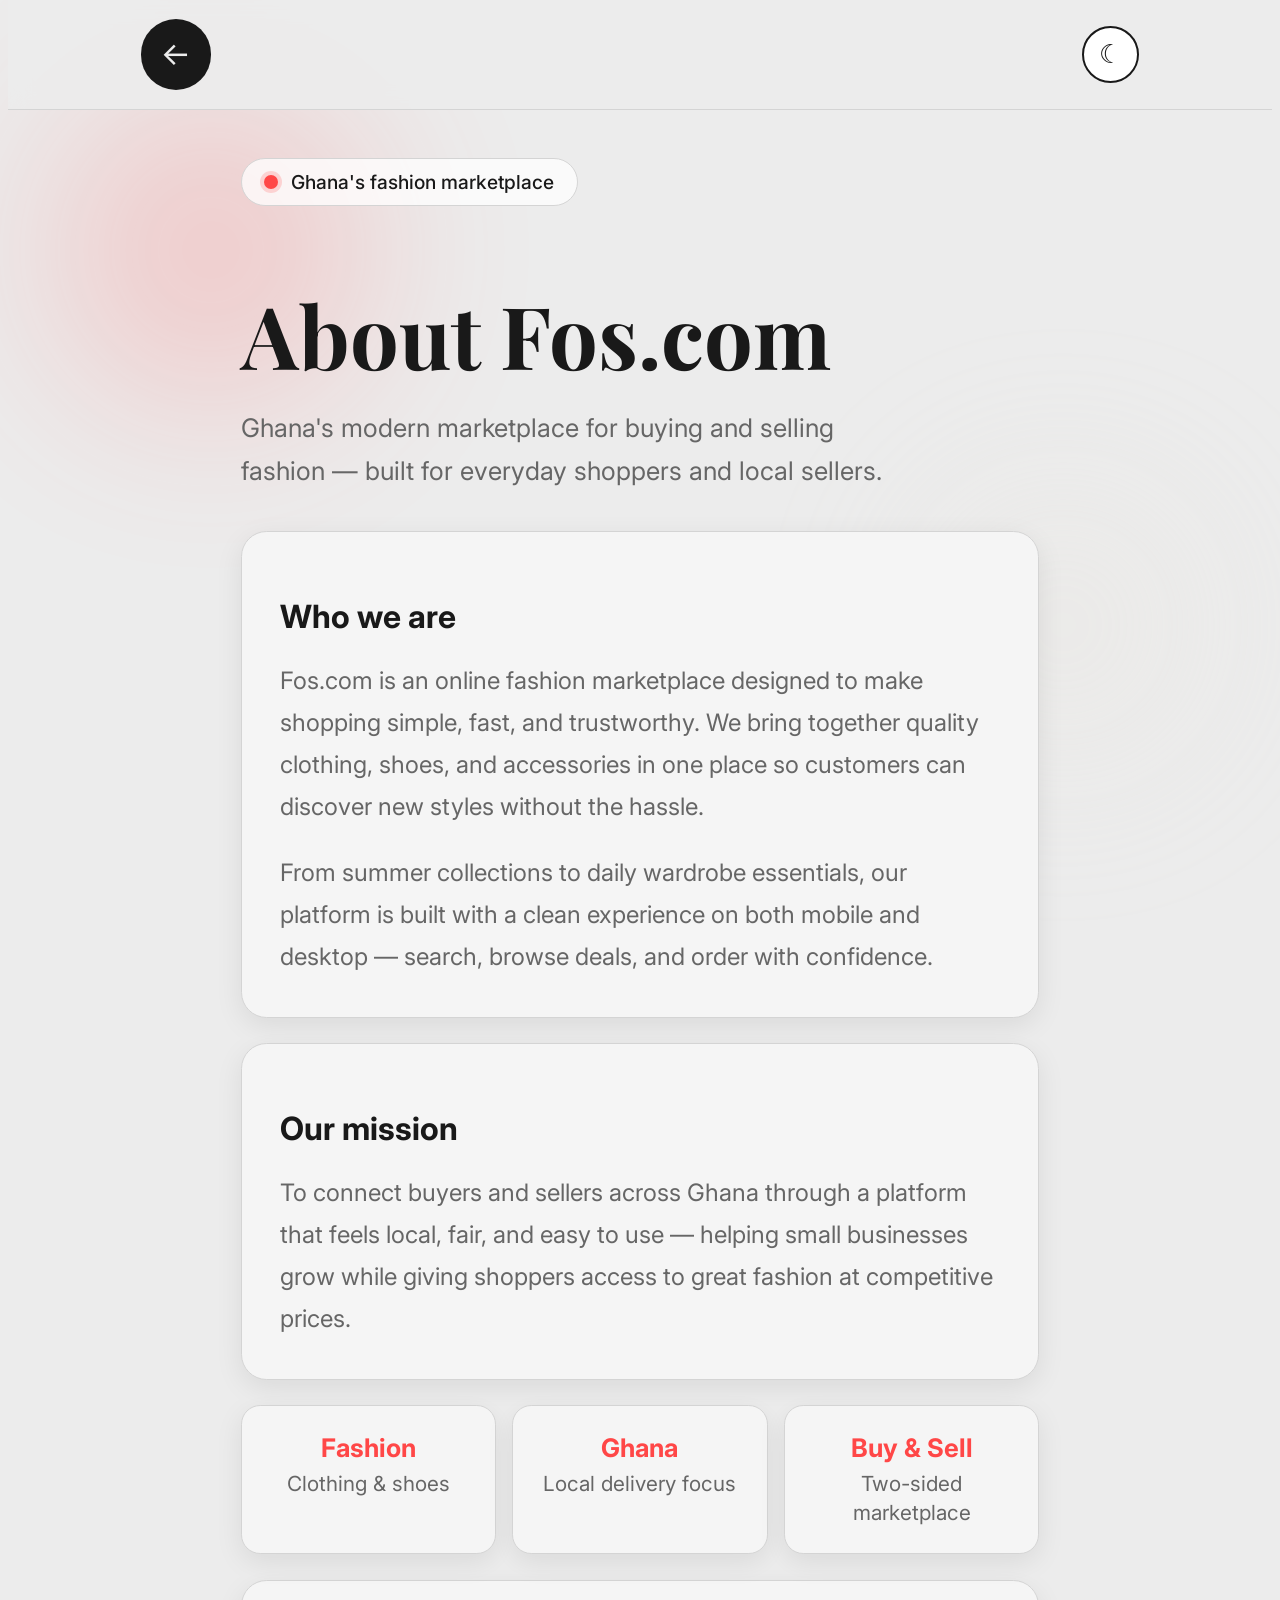
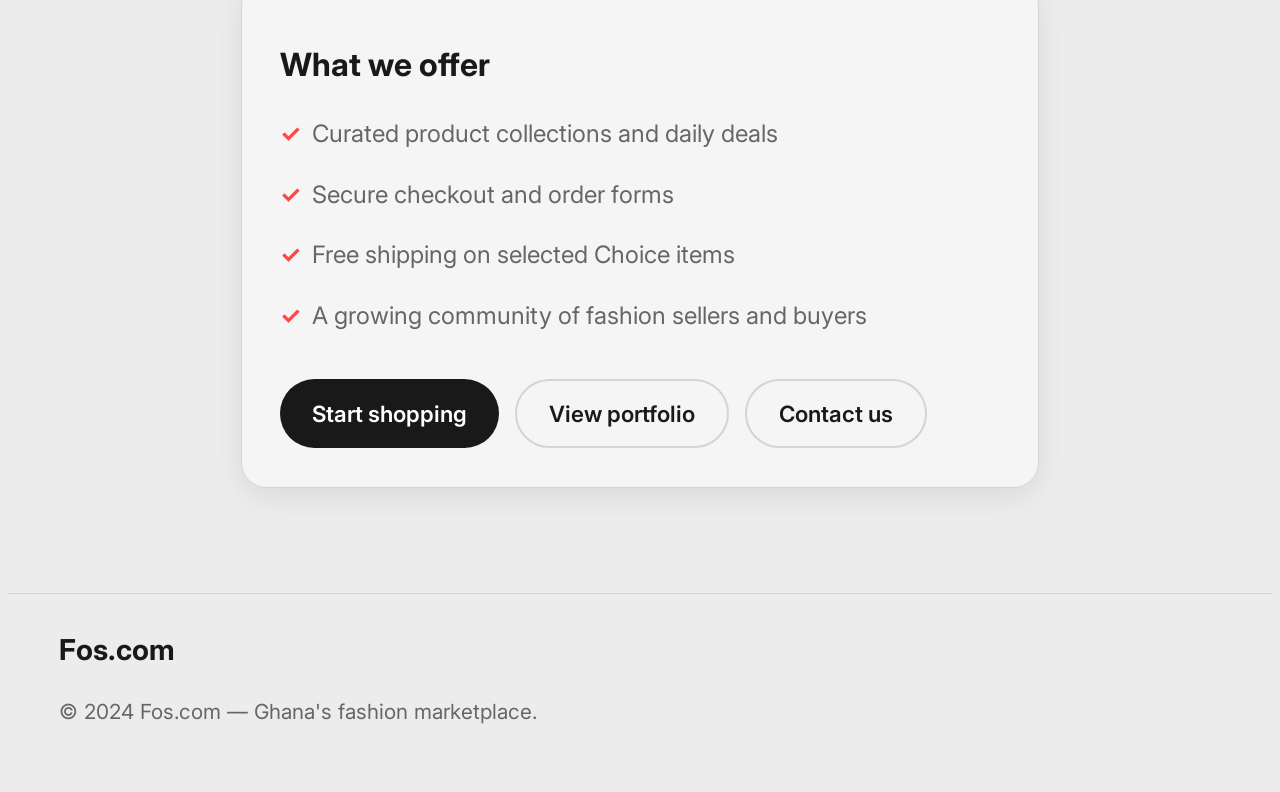
<file: About.html>
<!DOCTYPE html>
<html lang="en">
<head>
	<meta charset="UTF-8">
	<meta name="viewport" content="width=device-width, initial-scale=1.0">
	<title>About — Fos.com</title>
	<link rel="stylesheet" href="site-shared.css">
	<link rel="stylesheet" href="about.css">
	<link rel="stylesheet" href="translate.css">
</head>
<body class="about-page">
	<div class="about-glow about-glow--accent" aria-hidden="true"></div>
	<div class="about-glow about-glow--soft" aria-hidden="true"></div>

	<div class="about-header-bar">
		<header class="about-header">
			<a href="Fos.com.gh.html" class="about-back-btn" aria-label="Back to landing">←</a>
			<button type="button" class="site-theme-btn" id="site_theme_toggle" aria-label="Toggle dark mode">☾</button>
		</header>
	</div>

	<main class="about-main">
		<div class="about-hero">
			<span class="about-badge">
				<span class="about-badge-dot" aria-hidden="true"></span>
				Ghana's fashion marketplace
			</span>
			<h1>About Fos.com</h1>
			<p>Ghana's modern marketplace for buying and selling fashion — built for everyday shoppers and local sellers.</p>
		</div>

		<section class="about-card">
			<h2>Who we are</h2>
			<p>
				Fos.com is an online fashion marketplace designed to make shopping simple, fast, and trustworthy.
				We bring together quality clothing, shoes, and accessories in one place so customers can discover
				new styles without the hassle.
			</p>
			<p>
				From summer collections to daily wardrobe essentials, our platform is built with a clean experience
				on both mobile and desktop — search, browse deals, and order with confidence.
			</p>
		</section>

		<section class="about-card">
			<h2>Our mission</h2>
			<p>
				To connect buyers and sellers across Ghana through a platform that feels local, fair, and easy to use —
				helping small businesses grow while giving shoppers access to great fashion at competitive prices.
			</p>
		</section>

		<div class="about-stats">
			<div class="about-stat">
				<strong>Fashion</strong>
				<span>Clothing &amp; shoes</span>
			</div>
			<div class="about-stat">
				<strong>Ghana</strong>
				<span>Local delivery focus</span>
			</div>
			<div class="about-stat">
				<strong>Buy &amp; Sell</strong>
				<span>Two-sided marketplace</span>
			</div>
		</div>

		<section class="about-card">
			<h2>What we offer</h2>
			<ul class="about-offer-list">
				<li>Curated product collections and daily deals</li>
				<li>Secure checkout and order forms</li>
				<li>Free shipping on selected Choice items</li>
				<li>A growing community of fashion sellers and buyers</li>
			</ul>
			<div class="about-actions">
				<a href="home.html" class="about-btn">Start shopping</a>
				<a href="Portfolio.html" class="about-btn about-btn--outline">View portfolio</a>
				<a href="Contact.html" class="about-btn about-btn--outline">Contact us</a>
			</div>
		</section>
	</main>

	<footer class="site-footer">
		<div class="site-footer-inner">
			<a href="Fos.com.gh.html" class="site-footer-brand">Fos.com</a>
			<p class="site-footer-copy">&copy; 2024 Fos.com — Ghana's fashion marketplace.</p>
		</div>
	</footer>

	<div id="google_translate_element" aria-hidden="true"></div>
	<script src="site.js"></script>
	<script src="translate.js"></script>
	<script src="https://translate.google.com/translate_element.js?cb=googleTranslateElementInit"></script>
</body>
</html>
</file>
<file: site-shared.css>
/* Shared footer, nav, and theme — all Fos.com pages */

.site-footer {
	border-top: 1px solid #d4d4d4;
	background: #ececec;
	padding: 2.4rem 4%;
	margin-top: auto;
}

.site-footer-inner {
	max-width: 1200px;
	margin: 0 auto;
	display: flex;
	flex-wrap: wrap;
	align-items: center;
	justify-content: space-between;
	gap: 1.6rem;
}

.site-footer-brand {
	font-size: 1.8rem;
	font-weight: 700;
	color: #191919;
	text-decoration: none;
}

.site-footer-brand:hover {
	color: #ff4747;
}

.site-footer-links {
	display: flex;
	flex-wrap: wrap;
	gap: 2rem;
}

.site-footer-links a {
	font-size: 1.4rem;
	font-weight: 500;
	color: #666;
	text-decoration: none;
}

.site-footer-links a:hover {
	color: #ff4747;
}

.site-footer-copy {
	font-size: 1.3rem;
	color: #666;
	width: 100%;
	margin-top: 0.4rem;
}

.founder-nav {
	flex-wrap: wrap;
	gap: 1rem;
}

.founder-nav-links {
	display: flex;
	flex-wrap: wrap;
	gap: 1.6rem;
	align-items: center;
}

.founder-nav-links a {
	color: #191919;
	text-decoration: none;
	font-size: 1.4rem;
	font-weight: 500;
}

.founder-nav-links a:hover,
.founder-nav-links a.active {
	color: #ff4747;
}

.site-theme-btn {
	width: 3.6rem;
	height: 3.6rem;
	border-radius: 50%;
	border: 2px solid #191919;
	background: #fff;
	color: #191919;
	font-size: 1.6rem;
	cursor: pointer;
	display: inline-flex;
	align-items: center;
	justify-content: center;
	flex-shrink: 0;
}

.site-theme-btn:hover {
	background: #191919;
	color: #fff;
}

.founder-offer-list {
	list-style: none;
	padding: 0;
	margin: 0 0 1rem;
}

.founder-offer-list li {
	font-size: 1.5rem;
	line-height: 1.7;
	color: #333;
	padding: 0.6rem 0 0.6rem 2rem;
	position: relative;
}

.founder-offer-list li::before {
	content: "✓";
	position: absolute;
	left: 0;
	color: #ff4747;
	font-weight: 700;
}

.form-success {
	display: none;
	margin-top: 1.2rem;
	padding: 1.2rem 1.4rem;
	background: #e8f5e9;
	border: 2px solid #2e7d32;
	border-radius: 0.8rem;
	font-size: 1.4rem;
	color: #1b5e20;
}

.form-success.visible {
	display: block;
	font-weight: 600;
	text-align: center;
}

.form-error {
	display: none;
	margin-top: 1.2rem;
	padding: 1.2rem 1.4rem;
	background: #fdecea;
	border: 2px solid #c62828;
	border-radius: 0.8rem;
	font-size: 1.4rem;
	color: #b71c1c;
}

.form-error.visible {
	display: block;
}

body.contact-page.dark-mode .form-error,
body.founder-page.dark-mode .form-error {
	background: #3a1f1f;
	border-color: #ef5350;
	color: #ffcdd2;
}

.contact-honey {
	position: absolute;
	left: -9999px;
	width: 1px;
	height: 1px;
	opacity: 0;
	pointer-events: none;
}

.contact-submit:disabled {
	opacity: 0.7;
	cursor: wait;
	transform: none;
}

body.founder-page.dark-mode,
body.landing-page.dark-mode {
	background: #121212;
	color: #f0f0f0;
}

body.founder-page.dark-mode .founder-header,
body.founder-page.dark-mode .founder-section {
	background: #1e1e1e;
	border-color: #444;
}

body.founder-page.dark-mode .founder-section p,
body.founder-page.dark-mode .founder-tagline,
body.founder-page.dark-mode .form_group label {
	color: #ccc;
}

body.founder-page.dark-mode .founder-stat span {
	color: #aaa;
}

body.founder-page.dark-mode .founder-nav-links a,
body.founder-page.dark-mode .founder-back {
	color: #f0f0f0;
}

body.founder-page.dark-mode .form_group input,
body.founder-page.dark-mode .form_group textarea {
	background: #2a2a2a;
	border-color: #555;
	color: #f0f0f0;
}

body.founder-page.dark-mode .site-footer,
body.dark-mode .site-footer {
	background: #1a1a1a;
	border-color: #333;
}

body.founder-page.dark-mode .site-footer-brand,
body.founder-page.dark-mode .site-footer-links a,
body.dark-mode .site-footer-brand,
body.dark-mode .site-footer-links a {
	color: #f0f0f0;
}

body.founder-page.dark-mode .site-footer-copy,
body.dark-mode .site-footer-copy {
	color: #aaa;
}

.founder-stat a {
	color: inherit;
	text-decoration: none;
}

.founder-stat a:hover {
	color: #ff4747;
}

body.landing-page.dark-mode .hero h1,
body.landing-page.dark-mode nav ul li a {
	color: #fff;
}

@media (max-width: 768px) {
	.founder-nav {
		flex-direction: column;
		align-items: flex-start;
	}

	.founder-nav-links {
		gap: 1rem;
	}

	.site-footer-inner {
		flex-direction: column;
		align-items: flex-start;
	}
}
</file>
<file: about.css>
@import url('https://fonts.googleapis.com/css2?family=Inter:wght@400;500;600;700&family=Playfair+Display:ital,wght@0,600;0,700;1,600&display=swap');

:root {
	--about-accent: #ff4747;
	--about-bg: #ececec;
	--about-text: #191919;
	--about-muted: #666666;
	--about-card: #f5f5f5;
	--about-border: #d4d4d4;
	--about-shadow: 0 8px 28px rgba(0, 0, 0, 0.08);
}

body.about-page {
	font-family: 'Inter', -apple-system, BlinkMacSystemFont, sans-serif;
	background: var(--about-bg);
	color: var(--about-text);
	min-height: 100vh;
	display: flex;
	flex-direction: column;
	position: relative;
	overflow-x: hidden;
}

body.about-page *,
body.about-page *::before,
body.about-page *::after {
	box-sizing: border-box;
}

body.about-page.dark-mode {
	--about-bg: #121212;
	--about-text: #f0f0f0;
	--about-muted: #aaaaaa;
	--about-card: #1e1e1e;
	--about-border: #333333;
	--about-shadow: 0 8px 28px rgba(0, 0, 0, 0.35);
}

.about-glow {
	position: fixed;
	border-radius: 50%;
	filter: blur(90px);
	opacity: 0.2;
	z-index: 0;
	pointer-events: none;
}

.about-glow--accent {
	width: 320px;
	height: 320px;
	background: var(--about-accent);
	top: 10%;
	left: 4%;
}

.about-glow--soft {
	width: 280px;
	height: 280px;
	background: #ebe6dc;
	bottom: 15%;
	right: 6%;
}

body.about-page.dark-mode .about-glow {
	opacity: 0.1;
}

.about-header-bar {
	position: relative;
	z-index: 2;
	background: rgba(236, 236, 236, 0.92);
	border-bottom: 1px solid var(--about-border);
	backdrop-filter: blur(10px);
}

body.about-page.dark-mode .about-header-bar {
	background: rgba(26, 26, 26, 0.92);
}

.about-header {
	max-width: 1100px;
	margin: 0 auto;
	padding: 1.2rem 4%;
	display: flex;
	align-items: center;
	justify-content: space-between;
	gap: 1rem;
}

.about-back-btn {
	display: inline-flex;
	align-items: center;
	justify-content: center;
	width: 4.4rem;
	height: 4.4rem;
	border-radius: 50%;
	background: var(--about-text);
	color: var(--about-bg);
	font-size: 2rem;
	line-height: 1;
	text-decoration: none;
	transition: transform 0.2s, background 0.2s;
	flex-shrink: 0;
}

.about-back-btn:hover {
	background: var(--about-accent);
	color: #fff;
	transform: translateY(-2px);
}

body.about-page.dark-mode .about-back-btn {
	background: #fff;
	color: #191919;
}

body.about-page.dark-mode .about-back-btn:hover {
	background: var(--about-accent);
	color: #fff;
}

.about-main {
	position: relative;
	z-index: 1;
	flex: 1;
	max-width: 900px;
	width: 100%;
	min-width: 0;
	margin: 0 auto;
	padding: 3rem 4% 5rem;
}

.about-hero {
	margin-bottom: 2.4rem;
}

.about-badge {
	display: inline-flex;
	align-items: center;
	gap: 0.8rem;
	padding: 0.7rem 1.4rem;
	border-radius: 999px;
	background: rgba(255, 255, 255, 0.75);
	border: 1px solid var(--about-border);
	font-size: 1.2rem;
	font-weight: 500;
	margin-bottom: 1.6rem;
}

body.about-page.dark-mode .about-badge {
	background: rgba(30, 30, 30, 0.85);
}

.about-badge-dot {
	width: 0.9rem;
	height: 0.9rem;
	border-radius: 50%;
	background: var(--about-accent);
	box-shadow: 0 0 0 4px rgba(255, 71, 71, 0.2);
}

.about-hero h1 {
	font-family: 'Playfair Display', Georgia, serif;
	font-size: clamp(3.6rem, 7vw, 5.4rem);
	font-weight: 700;
	line-height: 1.05;
	margin-bottom: 1rem;
}

.about-hero p {
	font-size: 1.6rem;
	line-height: 1.7;
	color: var(--about-muted);
	max-width: 42rem;
}

.about-card {
	background: var(--about-card);
	border: 1px solid var(--about-border);
	border-radius: 1.6rem;
	padding: 2.4rem;
	box-shadow: var(--about-shadow);
	margin-bottom: 1.6rem;
	width: 100%;
	min-width: 0;
}

.about-card h2 {
	font-size: 2rem;
	margin-bottom: 1.2rem;
}

.about-card p {
	font-size: 1.5rem;
	line-height: 1.75;
	color: var(--about-muted);
	margin-bottom: 1rem;
}

.about-card p:last-child {
	margin-bottom: 0;
}

.about-stats {
	display: grid;
	grid-template-columns: repeat(3, 1fr);
	gap: 1rem;
	margin-bottom: 1.6rem;
}

.about-stat {
	background: var(--about-card);
	border: 1px solid var(--about-border);
	border-radius: 1.2rem;
	padding: 1.6rem 1.2rem;
	text-align: center;
	box-shadow: var(--about-shadow);
}

.about-stat strong {
	display: block;
	font-size: 1.6rem;
	margin-bottom: 0.4rem;
	color: var(--about-accent);
}

.about-stat span {
	font-size: 1.3rem;
	color: var(--about-muted);
	line-height: 1.4;
}

.about-offer-list {
	list-style: none;
	padding: 0;
	margin: 0 0 2rem;
}

.about-offer-list li {
	font-size: 1.5rem;
	line-height: 1.6;
	color: var(--about-muted);
	padding: 0.7rem 0 0.7rem 2rem;
	position: relative;
}

.about-offer-list li::before {
	content: "✓";
	position: absolute;
	left: 0;
	color: var(--about-accent);
	font-weight: 700;
}

.about-actions {
	display: flex;
	flex-wrap: wrap;
	gap: 1rem;
}

.about-btn {
	display: inline-flex;
	align-items: center;
	justify-content: center;
	padding: 1.2rem 2rem;
	border-radius: 999px;
	background: #191919;
	color: #fff;
	font-size: 1.4rem;
	font-weight: 600;
	text-decoration: none;
	transition: transform 0.2s, background 0.2s;
}

.about-btn:hover {
	background: var(--about-accent);
	transform: translateY(-2px);
}

.about-btn--outline {
	background: transparent;
	color: var(--about-text);
	border: 2px solid var(--about-border);
}

.about-btn--outline:hover {
	background: var(--about-text);
	color: var(--about-bg);
	border-color: var(--about-text);
}

body.about-page.dark-mode .about-btn {
	background: #fff;
	color: #191919;
}

body.about-page.dark-mode .about-btn:hover {
	background: var(--about-accent);
	color: #fff;
}

body.about-page.dark-mode .about-btn--outline {
	color: #f0f0f0;
	border-color: #555;
}

body.about-page.dark-mode .about-btn--outline:hover {
	background: #fff;
	color: #191919;
}

body.about-page.dark-mode .site-footer {
	background: #1a1a1a;
	border-color: #333;
}

body.about-page.dark-mode .site-footer-brand,
body.about-page.dark-mode .site-footer-copy {
	color: #f0f0f0;
}

body.about-page.dark-mode .site-footer-copy {
	color: #aaa;
}

body.about-page.dark-mode .site-theme-btn {
	background: #1e1e1e;
	border-color: #555;
	color: #f0f0f0;
}

body.about-page.dark-mode .site-theme-btn:hover {
	background: #fff;
	color: #191919;
}

@media (max-width: 768px) {
	.about-main {
		padding: 2rem 5% 4rem;
	}

	.about-card {
		padding: 1.8rem;
	}

	.about-stats {
		grid-template-columns: 1fr;
	}

	.about-back-btn {
		width: 4rem;
		height: 4rem;
		font-size: 1.8rem;
	}
}
</file>
<file: translate.css>
/* Hide default Google Translate UI — custom language picker only */
#google_translate_element {
	position: absolute !important;
	left: -9999px !important;
	width: 1px !important;
	height: 1px !important;
	overflow: hidden !important;
	visibility: hidden !important;
}

.goog-te-banner-frame,
.goog-te-banner-frame.skiptranslate,
iframe.goog-te-banner-frame,
iframe.skiptranslate {
	display: none !important;
	visibility: hidden !important;
	height: 0 !important;
}

body {
	top: 0 !important;
	position: static !important;
	margin-top: 0 !important;
}

html.translated-ltr,
html.translated-rtl {
	margin-top: 0 !important;
}

body > .skiptranslate,
.goog-te-gadget,
.goog-te-gadget-simple,
.goog-te-menu-value,
.goog-te-menu-value span,
.goog-te-menu-frame,
.goog-te-balloon-frame {
	display: none !important;
}

.goog-logo-link,
.goog-te-gadget-icon {
	display: none !important;
}
</file>
